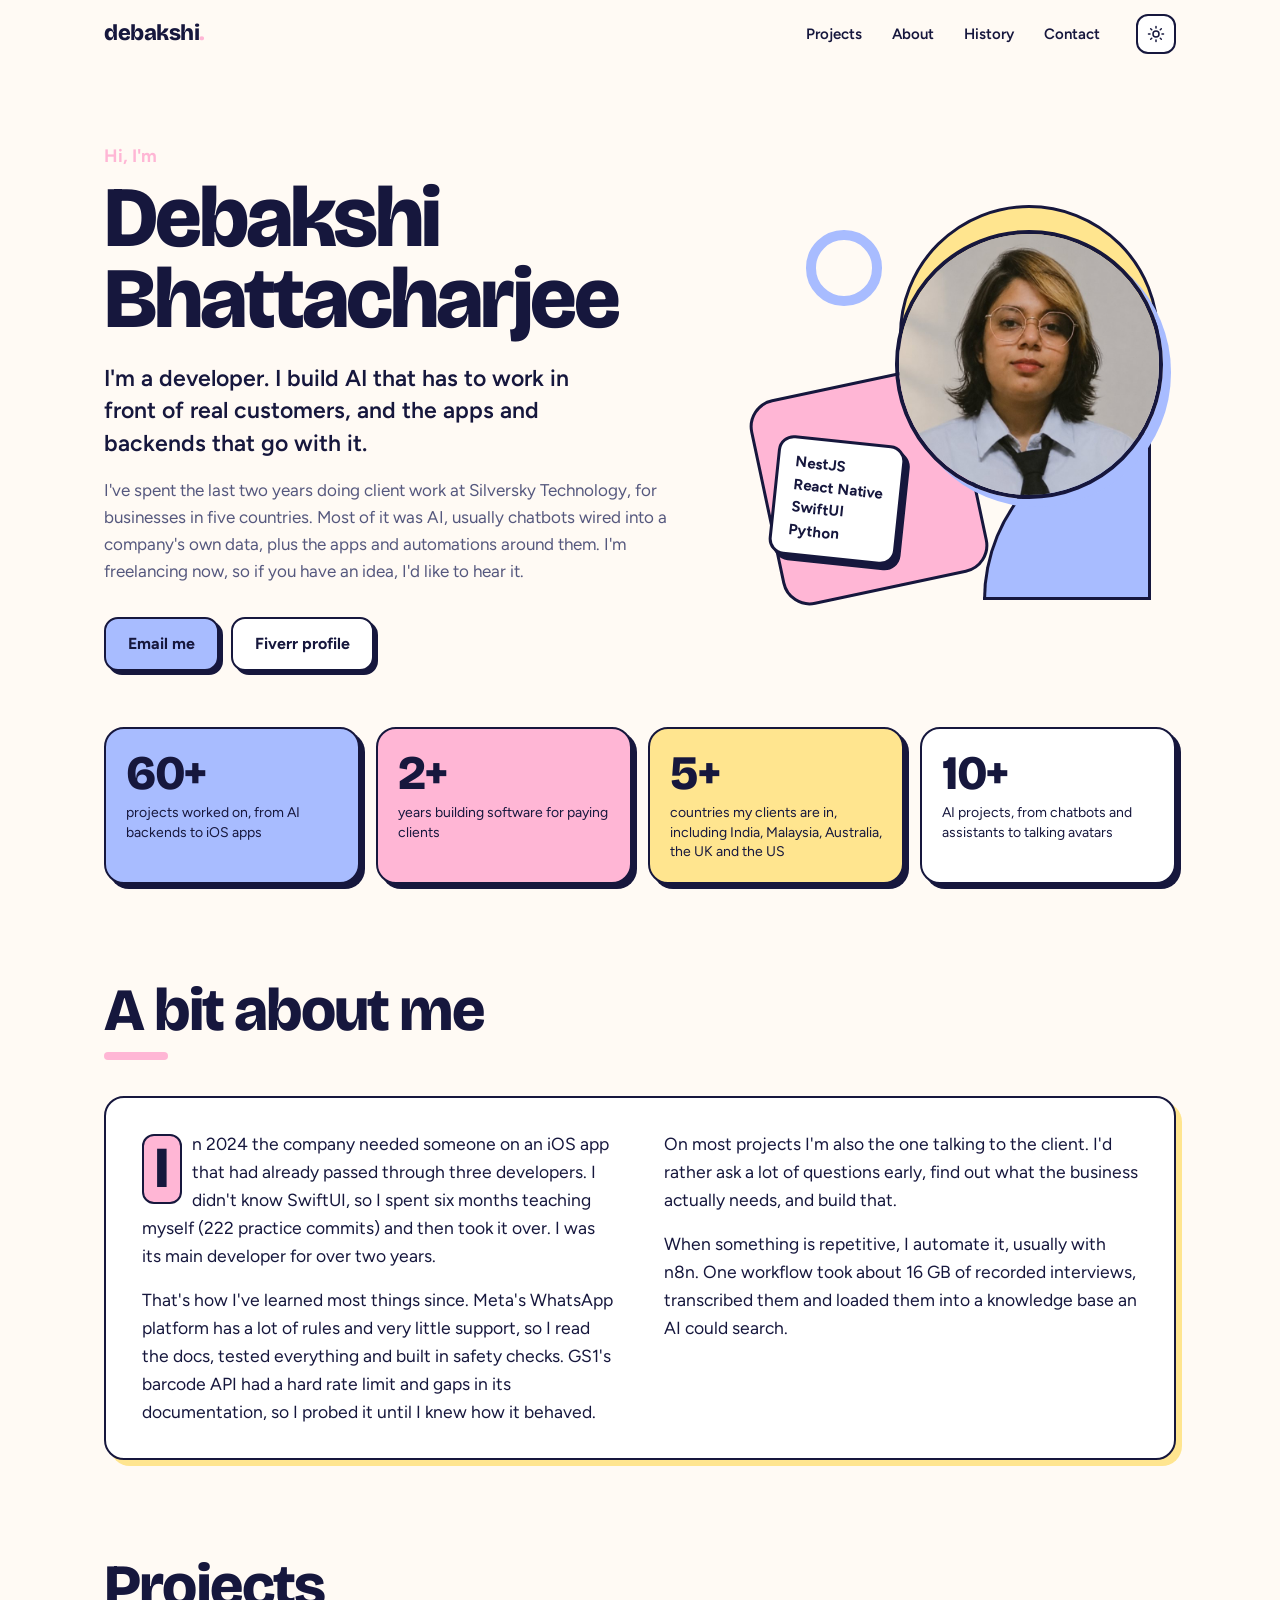
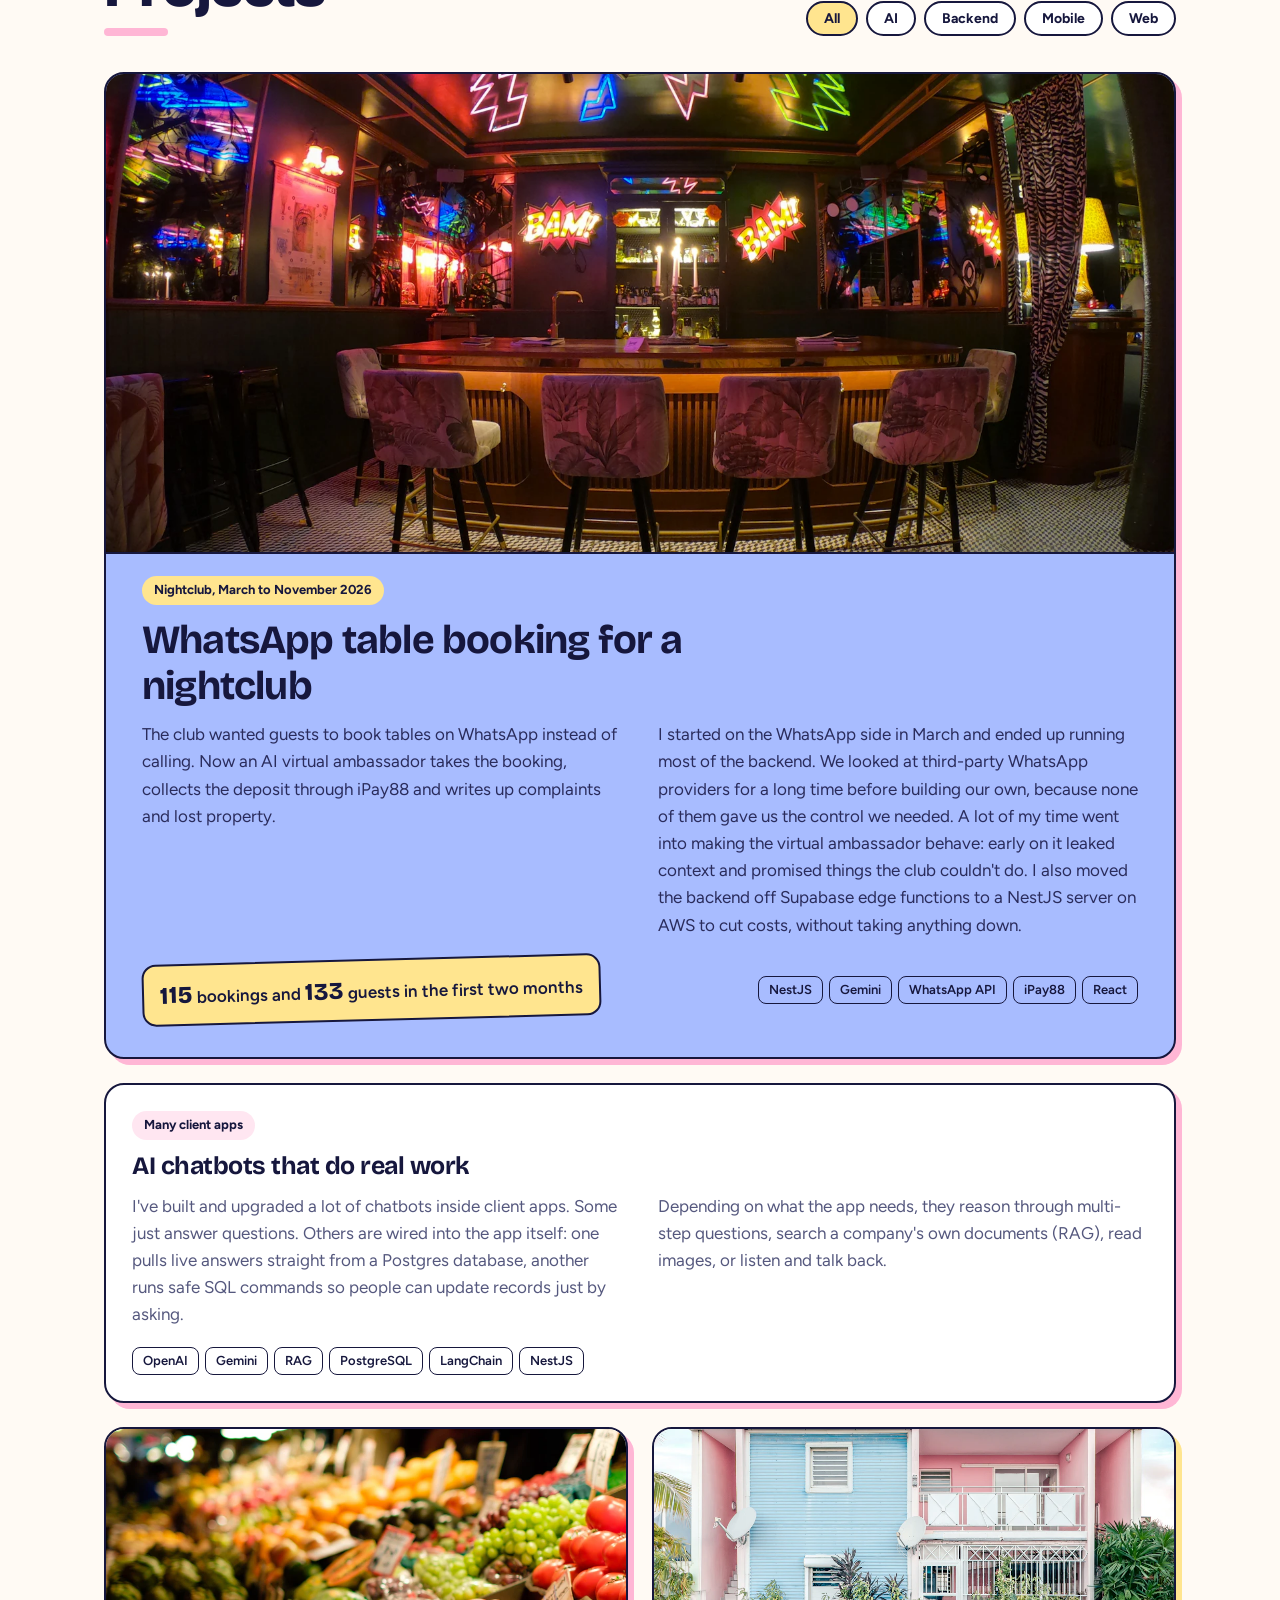
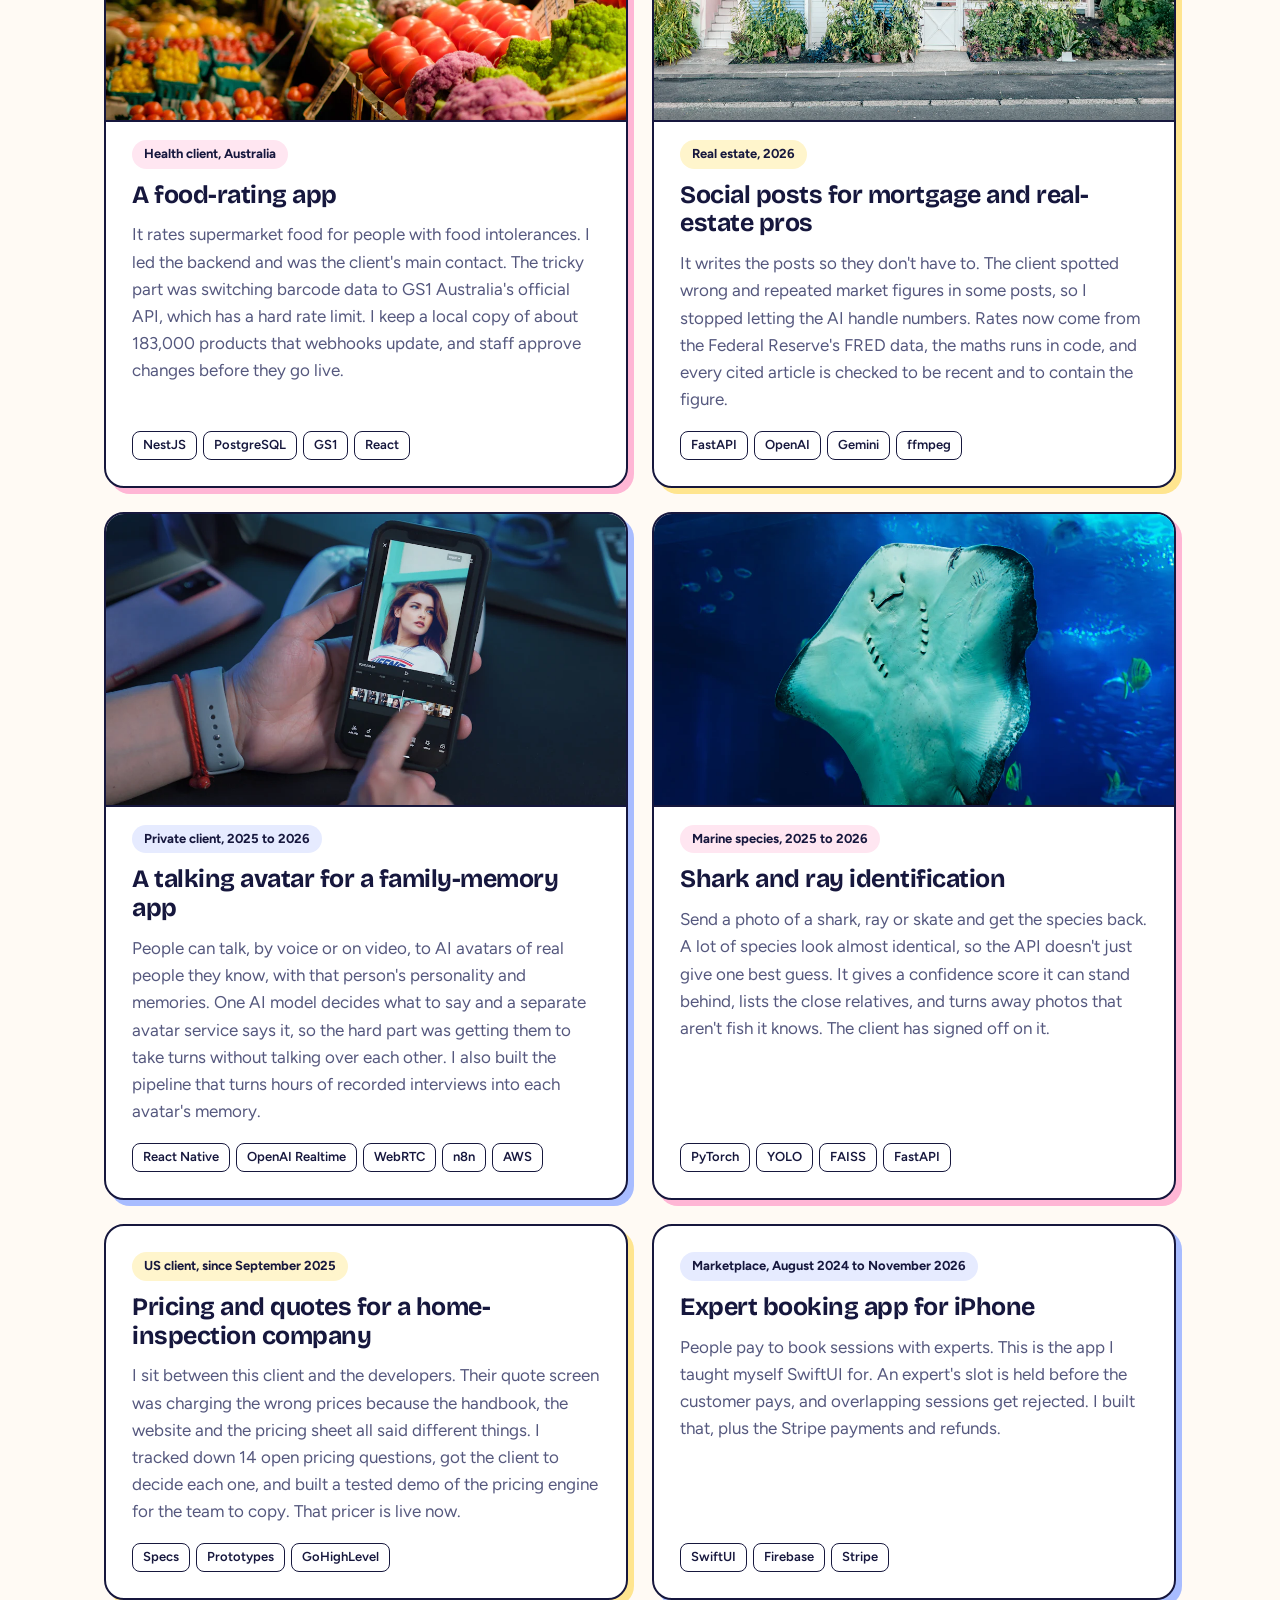
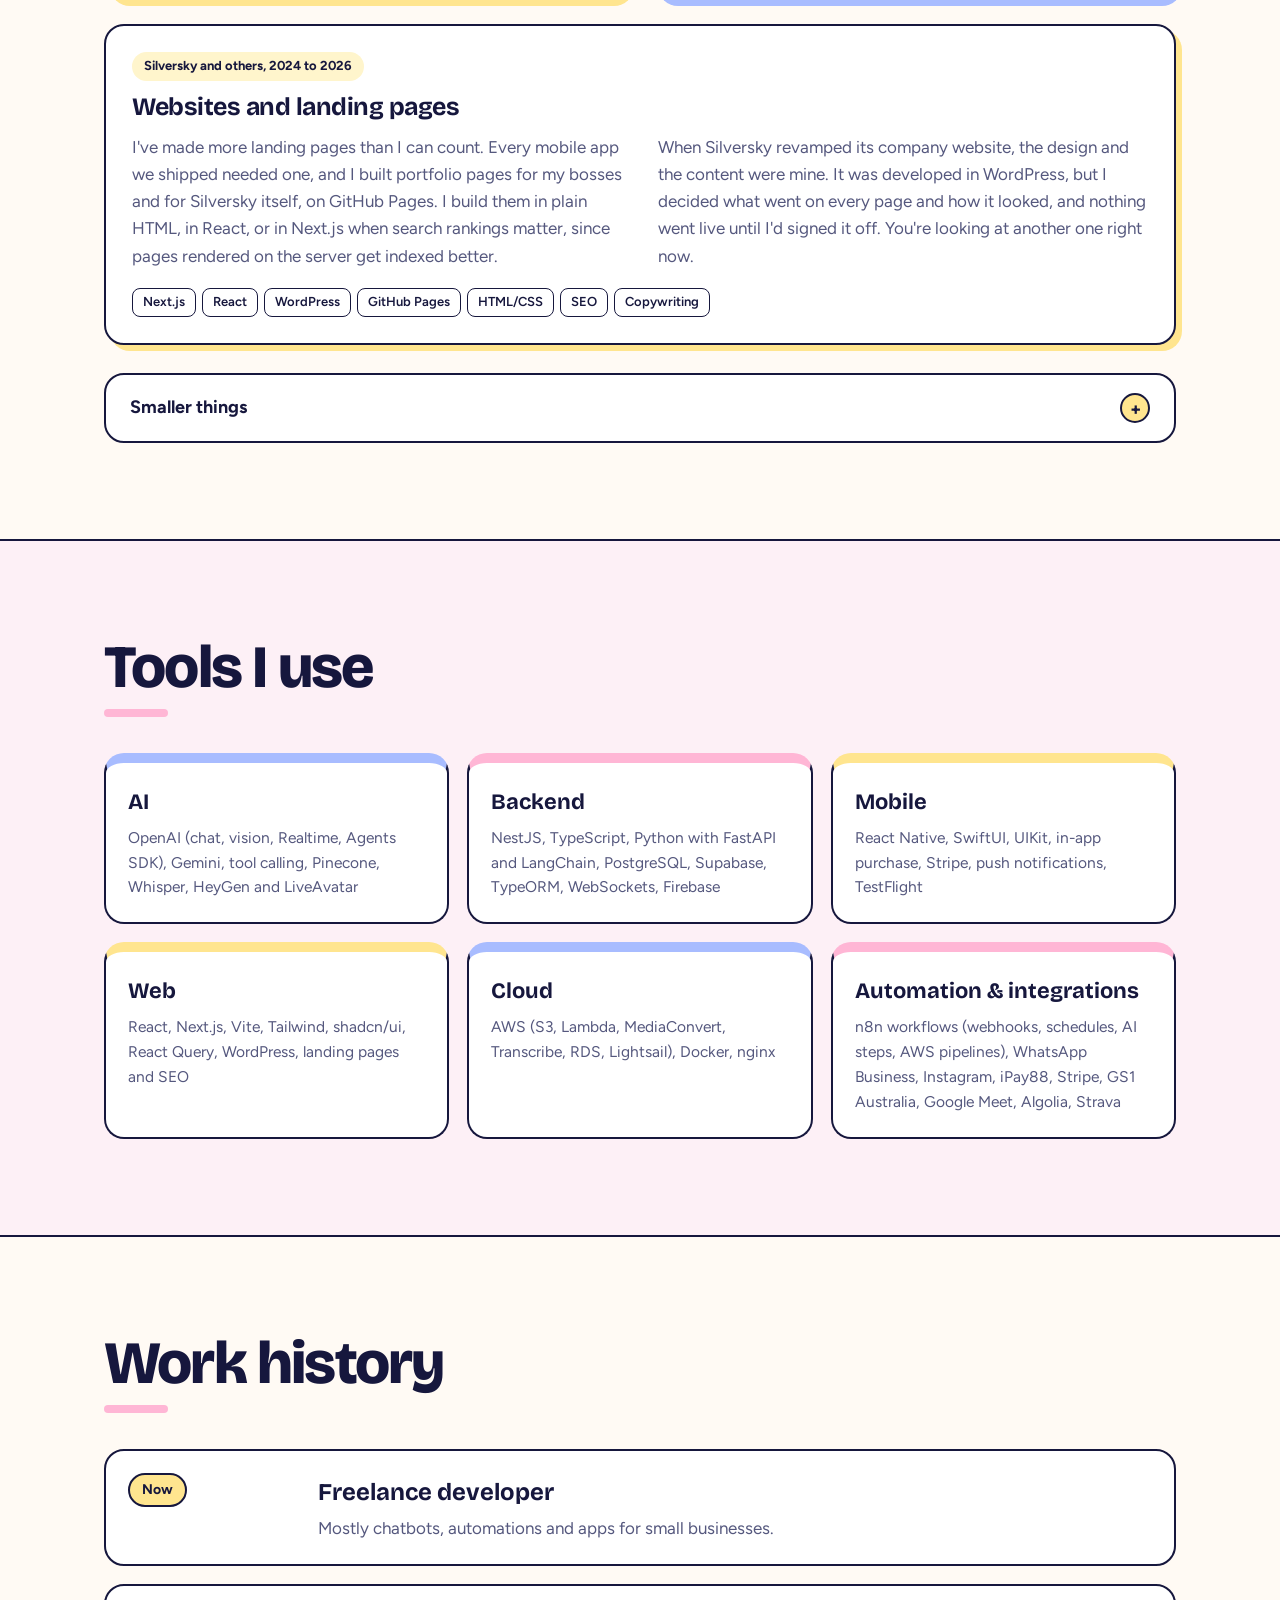
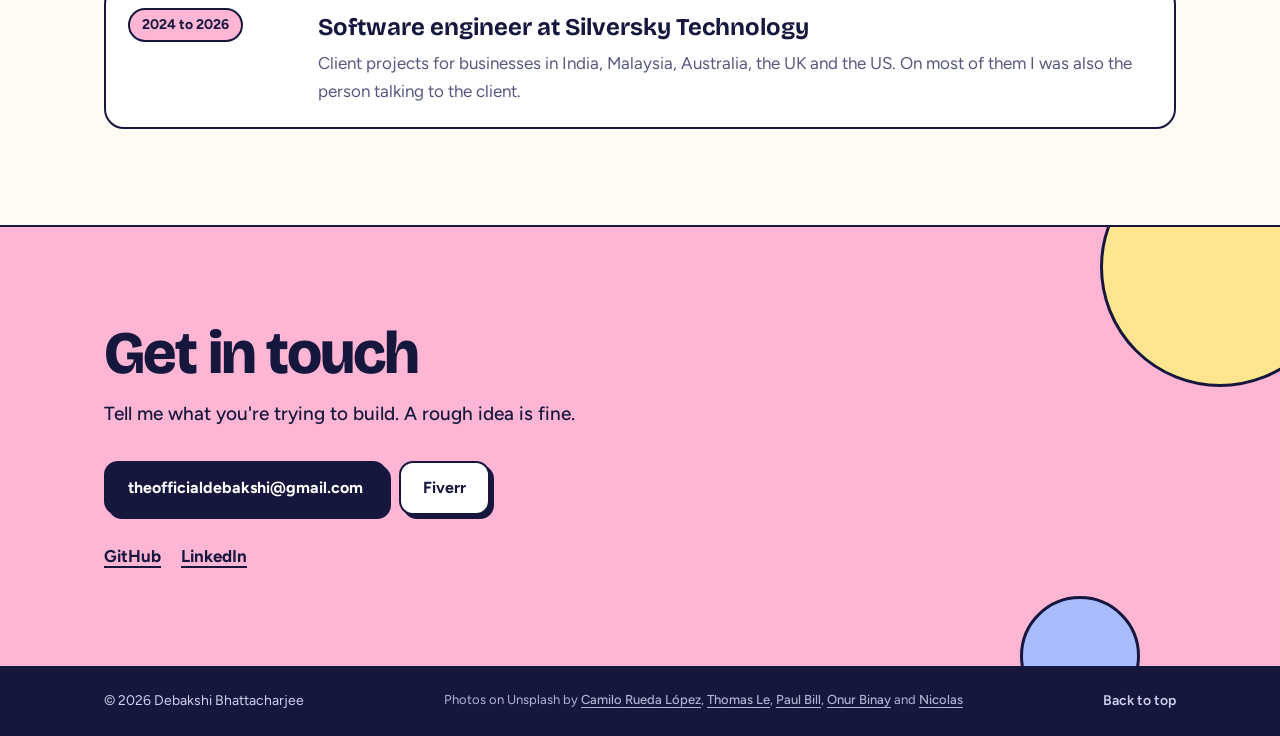
<file: index.html>
<!doctype html>
<html lang="en">
<head>
  <meta charset="utf-8">
  <meta name="viewport" content="width=device-width, initial-scale=1">
  <title>Debakshi Bhattacharjee | AI Chatbot, n8n &amp; Full-Stack Developer</title>
  <meta name="description" content="Freelance developer building AI chatbots, WhatsApp booking bots, n8n automations, landing pages, backends and mobile apps. 60+ projects for clients in 5+ countries.">
  <meta name="author" content="Debakshi Bhattacharjee">
  <meta name="robots" content="index, follow">
  <link rel="canonical" href="https://debab1ee.github.io/">

  <meta property="og:type" content="profile">
  <meta property="og:site_name" content="Debakshi Bhattacharjee">
  <meta property="og:url" content="https://debab1ee.github.io/">
  <meta property="og:title" content="Debakshi Bhattacharjee | AI Chatbot, n8n &amp; Full-Stack Developer">
  <meta property="og:description" content="I build AI that works in front of real customers: WhatsApp booking bots, AI assistants, n8n automations, and the apps and backends around them.">
  <meta property="og:image" content="https://debab1ee.github.io/og-image.png">
  <meta property="og:image:width" content="1200">
  <meta property="og:image:height" content="630">
  <meta property="og:image:alt" content="Debakshi Bhattacharjee, AI chatbot and full-stack developer">
  <meta property="og:locale" content="en_US">
  <meta property="profile:first_name" content="Debakshi">
  <meta property="profile:last_name" content="Bhattacharjee">
  <meta name="twitter:card" content="summary_large_image">
  <meta name="twitter:title" content="Debakshi Bhattacharjee | AI Chatbot, n8n &amp; Full-Stack Developer">
  <meta name="twitter:description" content="WhatsApp booking bots, AI assistants, n8n automations, and the apps and backends around them.">
  <meta name="twitter:image" content="https://debab1ee.github.io/og-image.png">

  <script type="application/ld+json">
  {
    "@context": "https://schema.org",
    "@type": "ProfilePage",
    "url": "https://debab1ee.github.io/",
    "mainEntity": {
      "@type": "Person",
      "name": "Debakshi Bhattacharjee",
      "url": "https://debab1ee.github.io/",
      "image": "https://debab1ee.github.io/images/me.jpg",
      "jobTitle": "AI Chatbot and Full-Stack Developer",
      "email": "mailto:theofficialdebakshi@gmail.com",
      "sameAs": [
        "https://github.com/debab1ee",
        "https://www.linkedin.com/in/debakshibhattacharjee/",
        "https://www.fiverr.com/sellers/debakshib13"
      ],
      "knowsAbout": [
        "AI chatbots", "WhatsApp Business API", "n8n automation", "OpenAI", "Gemini",
        "NestJS", "Python", "FastAPI", "React", "React Native", "SwiftUI", "AWS", "Google Workspace"
      ]
    }
  }
  </script>
  <meta name="theme-color" content="#fffaf4" media="(prefers-color-scheme: light)">
  <meta name="theme-color" content="#10122b" media="(prefers-color-scheme: dark)">
  <link rel="icon" href="favicon.svg" type="image/svg+xml">
  <link rel="icon" href="favicon-32.png" type="image/png" sizes="32x32">
  <link rel="apple-touch-icon" href="apple-touch-icon.png">
  <link rel="preconnect" href="https://fonts.googleapis.com">
  <link rel="preconnect" href="https://fonts.gstatic.com" crossorigin>
  <link href="https://fonts.googleapis.com/css2?family=Bricolage+Grotesque:opsz,wght@12..96,500..800&family=Figtree:wght@400;500;600;700&display=swap" rel="stylesheet">
  <link rel="stylesheet" href="style.css?v=20261120">
  <script>
    try { const t = localStorage.getItem('theme'); if (t) document.documentElement.dataset.theme = t; } catch (e) {}
  </script>
</head>
<body>
  <a class="skip" href="#main">Skip to content</a>

  <header class="nav">
    <div class="wrap nav-inner">
      <a class="brand" href="#top">debakshi</a>
      <nav aria-label="Primary">
        <ul class="nav-links">
          <li><a href="#projects">Projects</a></li>
          <li><a href="#about">About</a></li>
          <li><a href="#history">History</a></li>
          <li><a href="#contact">Contact</a></li>
        </ul>
      </nav>
      <button class="theme-toggle" type="button" aria-label="Switch light or dark mode">
        <svg class="i-sun" viewBox="0 0 24 24" aria-hidden="true"><circle cx="12" cy="12" r="4"/><path d="M12 2v2M12 20v2M4.9 4.9l1.4 1.4M17.7 17.7l1.4 1.4M2 12h2M20 12h2M4.9 19.1l1.4-1.4M17.7 6.3l1.4-1.4"/></svg>
        <svg class="i-moon" viewBox="0 0 24 24" aria-hidden="true"><path d="M20 14.5A8 8 0 1 1 9.5 4a6.5 6.5 0 0 0 10.5 10.5z"/></svg>
      </button>
    </div>
  </header>

  <main id="main">
    <section class="hero wrap" id="top">
      <div class="hero-text">
        <p class="hello">Hi, I'm</p>
        <h1>Debakshi Bhattacharjee</h1>
        <p class="role">
          I'm a developer. I build AI that has to work in front of real customers,
          and the apps and backends that go with it.
        </p>
        <p class="intro">
          I've spent the last two years doing client work at Silversky Technology, for businesses in
          five countries. Most of it was AI, usually chatbots wired into a company's own data, plus the
          apps and automations around them. I'm freelancing now, so if you have an idea, I'd like to hear it.
        </p>
        <div class="cta-row">
          <a class="btn btn-blue" href="mailto:theofficialdebakshi@gmail.com">Email me</a>
          <a class="btn btn-outline" href="https://www.fiverr.com/sellers/debakshib13" target="_blank" rel="noopener">Fiverr profile</a>
        </div>
      </div>

      <div class="hero-art">
        <span class="shape s-yellow" aria-hidden="true"></span>
        <span class="shape s-pink" aria-hidden="true"></span>
        <span class="shape s-blue" aria-hidden="true"></span>
        <span class="shape s-ring" aria-hidden="true"></span>
        <img class="me" src="images/me.jpg" width="640" height="640" alt="Debakshi Bhattacharjee" onerror="this.remove()">
        <span class="sticker" aria-hidden="true">NestJS<br>React Native<br>SwiftUI<br>Python</span>
      </div>
    </section>

    <section class="wrap" aria-label="At a glance">
      <ul class="stats">
        <li class="stat c-blue"><strong>60+</strong><span>projects worked on, from AI backends to iOS apps</span></li>
        <li class="stat c-pink"><strong>2+</strong><span>years building software for paying clients</span></li>
        <li class="stat c-yellow"><strong>5+</strong><span>countries my clients are in, including India, Malaysia, Australia, the UK and the US</span></li>
        <li class="stat c-white"><strong>10+</strong><span>AI projects, from chatbots and assistants to talking avatars</span></li>
      </ul>
    </section>

    <section class="section about" id="about" aria-labelledby="about-title">
      <div class="wrap">
        <div class="section-head"><h2 id="about-title">A bit about me</h2></div>
        <div class="about-card">
          <p>
            In 2024 the company needed someone on an iOS app that had already passed through three
            developers. I didn't know SwiftUI, so I spent six months teaching myself (222 practice
            commits) and then took it over. I was its main developer for over two years.
          </p>
          <p>
            That's how I've learned most things since. Meta's WhatsApp platform has a lot of rules and
            very little support, so I read the docs, tested everything and built in safety checks.
            GS1's barcode API had a hard rate limit and gaps in its documentation, so I probed it until
            I knew how it behaved.
          </p>
          <p>
            On most projects I'm also the one talking to the client. I'd rather ask a lot of questions
            early, find out what the business actually needs, and build that.
          </p>
          <p>
            When something is repetitive, I automate it, usually with n8n. One workflow took about 16 GB
            of recorded interviews, transcribed them and loaded them into a knowledge base an AI could search.
          </p>
        </div>
      </div>
    </section>

    <section class="section" id="projects" aria-labelledby="projects-title">
      <div class="wrap">
        <div class="section-head">
          <h2 id="projects-title">Projects</h2>
          <div class="filters" role="group" aria-label="Filter projects">
            <button type="button" class="chip is-active" data-filter="all" aria-pressed="true">All</button>
            <button type="button" class="chip" data-filter="ai" aria-pressed="false">AI</button>
            <button type="button" class="chip" data-filter="backend" aria-pressed="false">Backend</button>
            <button type="button" class="chip" data-filter="mobile" aria-pressed="false">Mobile</button>
            <button type="button" class="chip" data-filter="web" aria-pressed="false">Web</button>
          </div>
        </div>

        <div class="cases">
          <article class="case case-feature" data-tags="ai backend web">
            <img class="case-img" src="images/nightclub-bar.webp" width="1600" height="720" loading="lazy" alt="A bar lit with pink, blue and yellow neon lightning bolts">
            <p class="case-meta">Nightclub, March to November 2026</p>
            <h3>WhatsApp table booking for a nightclub</h3>
            <div class="case-body">
              <p>
                The club wanted guests to book tables on WhatsApp instead of calling. Now an AI virtual
                ambassador takes the booking, collects the deposit through iPay88 and writes up complaints and
                lost property.
              </p>
              <p>
                I started on the WhatsApp side in March and ended up running most of the backend. We looked
                at third-party WhatsApp providers for a long time before building our own, because none of
                them gave us the control we needed. A lot of my time went into making the virtual ambassador
                behave: early on it leaked context and promised things the club couldn't do. I also moved the
                backend off Supabase edge functions to a NestJS server on AWS to cut costs, without taking
                anything down.
              </p>
            </div>
            <div class="case-foot">
              <p class="outcome"><b>115</b> bookings and <b>133</b> guests in the first two months</p>
              <ul class="tags"><li>NestJS</li><li>Gemini</li><li>WhatsApp API</li><li>iPay88</li><li>React</li></ul>
            </div>
          </article>

          <article class="case case-wide c-pink" data-tags="ai backend">
            <p class="case-meta">Many client apps</p>
            <h3>AI chatbots that do real work</h3>
            <div class="case-body">
              <p>
                I've built and upgraded a lot of chatbots inside client apps. Some just answer questions.
                Others are wired into the app itself: one pulls live answers straight from a Postgres database,
                another runs safe SQL commands so people can update records just by asking.
              </p>
              <p>
                Depending on what the app needs, they reason through multi-step questions, search a company's
                own documents (RAG), read images, or listen and talk back.
              </p>
            </div>
            <ul class="tags"><li>OpenAI</li><li>Gemini</li><li>RAG</li><li>PostgreSQL</li><li>LangChain</li><li>NestJS</li></ul>
          </article>

          <article class="case c-pink" data-tags="backend web">
            <img class="case-img" src="images/produce.webp" width="1000" height="560" loading="lazy" alt="Fresh fruit and vegetables stacked in a supermarket aisle">
            <p class="case-meta">Health client, Australia</p>
            <h3>A food-rating app</h3>
            <p class="case-summary">
              It rates supermarket food for people with food intolerances. I led the backend and was the client's main contact. The tricky part was
              switching barcode data to GS1 Australia's official API, which has a hard rate limit. I keep a
              local copy of about 183,000 products that webhooks update, and staff approve changes before
              they go live.
            </p>
            <ul class="tags"><li>NestJS</li><li>PostgreSQL</li><li>GS1</li><li>React</li></ul>
          </article>

          <article class="case c-yellow" data-tags="ai backend">
            <img class="case-img" src="images/house.webp" width="1000" height="560" loading="lazy" alt="A pink and blue two-storey house">
            <p class="case-meta">Real estate, 2026</p>
            <h3>Social posts for mortgage and real-estate pros</h3>
            <p class="case-summary">
              It writes the posts so they don't have to. The client spotted wrong
              and repeated market figures in some posts, so I stopped letting the AI handle numbers. Rates
              now come from the Federal Reserve's FRED data, the maths runs in code, and every cited article
              is checked to be recent and to contain the figure.
            </p>
            <ul class="tags"><li>FastAPI</li><li>OpenAI</li><li>Gemini</li><li>ffmpeg</li></ul>
          </article>

          <article class="case c-blue" data-tags="ai mobile backend">
            <img class="case-img" src="images/avatar-phone.webp" width="1000" height="560" loading="lazy" alt="A hand holding a phone with a woman's face filling the screen">
            <p class="case-meta">Private client, 2025 to 2026</p>
            <h3>A talking avatar for a family-memory app</h3>
            <p class="case-summary">
              People can talk, by voice or on video, to AI avatars of real people they know, with that
              person's personality and memories. One AI model decides what to say and a separate avatar
              service says it, so the hard part was getting them to take turns without talking over each
              other. I also built the pipeline that turns hours of recorded interviews into each avatar's memory.
            </p>
            <ul class="tags"><li>React Native</li><li>OpenAI Realtime</li><li>WebRTC</li><li>n8n</li><li>AWS</li></ul>
          </article>

          <article class="case c-pink" data-tags="ai backend">
            <img class="case-img" src="images/fish-ray.webp" width="1000" height="560" loading="lazy" alt="An eagle ray gliding through deep blue water">
            <p class="case-meta">Marine species, 2025 to 2026</p>
            <h3>Shark and ray identification</h3>
            <p class="case-summary">
              Send a photo of a shark, ray or skate and get the species back. A lot of species look almost
              identical, so the API doesn't just give one best guess. It gives a confidence score it can
              stand behind, lists the close relatives, and turns away photos that aren't fish it knows.
              The client has signed off on it.
            </p>
            <ul class="tags"><li>PyTorch</li><li>YOLO</li><li>FAISS</li><li>FastAPI</li></ul>
          </article>

          <article class="case c-yellow" data-tags="web">
            <p class="case-meta">US client, since September 2025</p>
            <h3>Pricing and quotes for a home-inspection company</h3>
            <p class="case-summary">
              I sit between this client and the developers. Their quote screen was charging the wrong prices
              because the handbook, the website and the pricing sheet all said different things. I tracked
              down 14 open pricing questions, got the client to decide each one, and built a tested demo of
              the pricing engine for the team to copy. That pricer is live now.
            </p>
            <ul class="tags"><li>Specs</li><li>Prototypes</li><li>GoHighLevel</li></ul>
          </article>

          <article class="case c-blue" data-tags="mobile">
            <p class="case-meta">Marketplace, August 2024 to November 2026</p>
            <h3>Expert booking app for iPhone</h3>
            <p class="case-summary">
              People pay to book sessions with experts. This is the app I taught myself SwiftUI for. An
              expert's slot is held before the customer pays, and overlapping sessions get rejected. I
              built that, plus the Stripe payments and refunds.
            </p>
            <ul class="tags"><li>SwiftUI</li><li>Firebase</li><li>Stripe</li></ul>
          </article>

          <article class="case case-wide c-yellow" data-tags="web">
            <p class="case-meta">Silversky and others, 2024 to 2026</p>
            <h3>Websites and landing pages</h3>
            <div class="case-body">
              <p>
                I've made more landing pages than I can count. Every mobile app we shipped needed one, and
                I built portfolio pages for my bosses and for Silversky itself, on GitHub Pages. I build them in plain HTML, in React, or in Next.js when search rankings matter, since pages rendered on the server get indexed better.
              </p>
              <p>
                When Silversky revamped its company website, the design and the content were mine. It was
                developed in WordPress, but I decided what went on every page and how it looked, and nothing
                went live until I'd signed it off. You're looking at another one right now.
              </p>
            </div>
            <ul class="tags"><li>Next.js</li><li>React</li><li>WordPress</li><li>GitHub Pages</li><li>HTML/CSS</li><li>SEO</li><li>Copywriting</li></ul>
          </article>

        </div>

        <details class="more">
          <summary>Smaller things</summary>
          <ul class="more-list">
            <li><b>An event app in two weeks.</b> It generates AI portraits of visitors and keeps working when the internet drops.</li>
            <li><b>A Google Workspace migration.</b> Moved a company's email, Drive files and accounts over to Google Workspace.</li>
            <li><b>A visitor check-in kiosk.</b> A tablet app I built on my own.</li>
            <li><b>A site photo log</b> that turns photos into PDF reports.</li>
            <li><b>Keeping live apps healthy:</b> Android upgrades, iOS releases, iPad support.</li>
            <li><b>A reel-making workflow</b> in Claude Code, so the marketing team can cut videos without an editor.</li>
            <li><b>Side experiments:</b> snore detection on a phone, and logging in with WhatsApp.</li>
          </ul>
        </details>
      </div>
    </section>

    <section class="section section-tint" id="tools" aria-labelledby="tools-title">
      <div class="wrap">
        <div class="section-head"><h2 id="tools-title">Tools I use</h2></div>
        <div class="skills">
          <div class="skill c-blue"><h3>AI</h3><p>OpenAI (chat, vision, Realtime, Agents SDK), Gemini, tool calling, Pinecone, Whisper, HeyGen and LiveAvatar</p></div>
          <div class="skill c-pink"><h3>Backend</h3><p>NestJS, TypeScript, Python with FastAPI and LangChain, PostgreSQL, Supabase, TypeORM, WebSockets, Firebase</p></div>
          <div class="skill c-yellow"><h3>Mobile</h3><p>React Native, SwiftUI, UIKit, in-app purchase, Stripe, push notifications, TestFlight</p></div>
          <div class="skill c-yellow"><h3>Web</h3><p>React, Next.js, Vite, Tailwind, shadcn/ui, React Query, WordPress, landing pages and SEO</p></div>
          <div class="skill c-blue"><h3>Cloud</h3><p>AWS (S3, Lambda, MediaConvert, Transcribe, RDS, Lightsail), Docker, nginx</p></div>
          <div class="skill c-pink"><h3>Automation &amp; integrations</h3><p>n8n workflows (webhooks, schedules, AI steps, AWS pipelines), WhatsApp Business, Instagram, iPay88, Stripe, GS1 Australia, Google Meet, Algolia, Strava</p></div>
        </div>
      </div>
    </section>

    <section class="section" id="history" aria-labelledby="history-title">
      <div class="wrap">
        <div class="section-head"><h2 id="history-title">Work history</h2></div>
        <ol class="timeline">
          <li>
            <span class="tl-when">Now</span>
            <div>
              <h3>Freelance developer</h3>
              <p>Mostly chatbots, automations and apps for small businesses.</p>
            </div>
          </li>
          <li>
            <span class="tl-when">2024 to 2026</span>
            <div>
              <h3>Software engineer at Silversky Technology</h3>
              <p>Client projects for businesses in India, Malaysia, Australia, the UK and the US. On most of them I was also the person talking to the client.</p>
            </div>
          </li>
        </ol>
      </div>
    </section>

    <section class="contact" id="contact" aria-labelledby="contact-title">
      <div class="wrap contact-inner">
        <h2 id="contact-title">Get in touch</h2>
        <p>Tell me what you're trying to build. A rough idea is fine.</p>
        <div class="cta-row">
          <a class="btn btn-ink" href="mailto:theofficialdebakshi@gmail.com">theofficialdebakshi@gmail.com</a>
          <a class="btn btn-outline" href="https://www.fiverr.com/sellers/debakshib13" target="_blank" rel="noopener">Fiverr</a>
        </div>
        <ul class="socials">
          <li><a href="https://github.com/debab1ee" target="_blank" rel="noopener">GitHub</a></li>
          <li><a href="https://www.linkedin.com/in/debakshibhattacharjee/" target="_blank" rel="noopener">LinkedIn</a></li>
        </ul>
      </div>
    </section>
  </main>

  <footer class="footer">
    <div class="wrap footer-inner">
      <span>© <span id="year">2026</span> Debakshi Bhattacharjee</span>
      <span class="credits">Photos on Unsplash by
        <a href="https://unsplash.com/photos/VivdSIjrb4w" target="_blank" rel="noopener">Camilo Rueda López</a>,
        <a href="https://unsplash.com/photos/pRJhn4MbsMM" target="_blank" rel="noopener">Thomas Le</a>,
        <a href="https://unsplash.com/photos/w0xNq-jWl6k" target="_blank" rel="noopener">Paul Bill</a>,
        <a href="https://unsplash.com/photos/AK67v81mZaA" target="_blank" rel="noopener">Onur Binay</a> and
        <a href="https://unsplash.com/photos/vMMgHSGZUXA" target="_blank" rel="noopener">Nicolas</a></span>
      <a href="#top">Back to top</a>
    </div>
  </footer>

  <script src="script.js?v=20261120"></script>
</body>
</html>
</file>
<file: style.css>
/* ---------- Colours ---------- */
:root {
  --bg: #fffaf4;
  --bg-tint: #fdf0f6;
  --surface: #ffffff;
  --ink: #16173d;
  --muted: #55587e;
  --line: #16173d;
  --blue: #a8bcff;
  --blue-ink: #ffffff;
  --pink: #ffb6d5;
  --pink-soft: #ffe6f1;
  --yellow: #ffe58f;
  --yellow-soft: #fff5cc;
  --blue-soft: #e6ebff;
  --shadow: #16173d;

  --display: "Bricolage Grotesque", "Arial Black", system-ui, sans-serif;
  --body: "Figtree", system-ui, -apple-system, "Segoe UI", sans-serif;
  --radius: 20px;
  --wrap: 1120px;
  color-scheme: light;
}

@media (prefers-color-scheme: dark) {
  :root:not([data-theme="light"]) {
    --bg: #10122b;
    --bg-tint: #171a3d;
    --surface: #1b1e45;
    --ink: #f5f2ff;
    --muted: #b3b5d6;
    --line: #f5f2ff;
    --blue: #a9bbff;
    --pink: #ffb8d6;
    --pink-soft: #3d2147;
    --yellow: #ffe69a;
    --yellow-soft: #3a3420;
    --blue-soft: #232a66;
    --shadow: #000000;
    color-scheme: dark;
  }
}
:root[data-theme="dark"] {
  --bg: #10122b;
  --bg-tint: #171a3d;
  --surface: #1b1e45;
  --ink: #f5f2ff;
  --muted: #b3b5d6;
  --line: #f5f2ff;
  --blue: #a9bbff;
  --pink: #ffb8d6;
  --pink-soft: #3d2147;
  --yellow: #ffe69a;
  --yellow-soft: #3a3420;
  --blue-soft: #232a66;
  --shadow: #000000;
  color-scheme: dark;
}

/* ---------- Base ---------- */
*, *::before, *::after { box-sizing: border-box; }
html { scroll-behavior: smooth; scroll-padding-top: 84px; }
@media (prefers-reduced-motion: reduce) { html { scroll-behavior: auto; } }
body {
  margin: 0; background: var(--bg); color: var(--ink);
  font-family: var(--body); font-size: 17px; line-height: 1.6;
  -webkit-font-smoothing: antialiased; overflow-x: hidden;
}
a { color: inherit; }
h1, h2, h3, p { margin: 0; }
ul, ol { margin: 0; padding: 0; list-style: none; }
:focus-visible { outline: 3px solid #4a5bd4; outline-offset: 3px; border-radius: 6px; }

.wrap { width: 100%; max-width: var(--wrap); margin: 0 auto; padding: 0 24px; }
@media (max-width: 600px) { .wrap { padding: 0 16px; } }

.skip { position: absolute; left: -9999px; }
.skip:focus { left: 16px; top: 16px; z-index: 100; background: var(--ink); color: var(--bg); padding: 8px 12px; border-radius: 8px; }

/* ---------- Nav ---------- */
.nav {
  position: sticky; top: 0; z-index: 50;
  background: color-mix(in srgb, var(--bg) 88%, transparent);
  backdrop-filter: blur(10px); -webkit-backdrop-filter: blur(10px);
  border-bottom: 2px solid transparent; transition: border-color .2s;
}
.nav.is-scrolled { border-bottom-color: var(--line); }
.nav-inner { display: flex; align-items: center; gap: 24px; height: 68px; }
.brand {
  font-family: var(--display); font-weight: 800; font-size: 22px; text-decoration: none;
  letter-spacing: -0.02em;
}
.brand::after { content: "."; color: var(--pink); }
.nav nav { margin-left: auto; }
.nav-links { display: flex; gap: 6px; }
.nav-links a {
  display: block; padding: 6px 12px; border-radius: 999px; text-decoration: none;
  font-weight: 600; font-size: 15px; transition: background .15s;
}
.nav-links a:hover { background: var(--yellow); color: #16173d; }
.theme-toggle {
  width: 40px; height: 40px; border-radius: 12px; border: 2px solid var(--line);
  background: var(--surface); color: var(--ink); cursor: pointer; display: grid; place-items: center;
}
.theme-toggle svg { width: 18px; height: 18px; fill: none; stroke: currentColor; stroke-width: 2; stroke-linecap: round; }
.i-moon { display: none; }
:root[data-theme="dark"] .i-sun { display: none; }
:root[data-theme="dark"] .i-moon { display: block; }
@media (prefers-color-scheme: dark) {
  :root:not([data-theme="light"]) .i-sun { display: none; }
  :root:not([data-theme="light"]) .i-moon { display: block; }
}
@media (max-width: 640px) {
  .nav-links li:nth-child(2), .nav-links li:nth-child(3) { display: none; }
}

/* ---------- Buttons ---------- */
.cta-row { display: flex; flex-wrap: wrap; gap: 12px; margin-top: 32px; }
.btn {
  display: inline-flex; align-items: center; padding: 12px 22px; border-radius: 14px;
  border: 2px solid var(--line); text-decoration: none; font-weight: 700; font-size: 16px;
  box-shadow: 4px 4px 0 var(--shadow); transition: transform .12s, box-shadow .12s;
  max-width: 100%; overflow-wrap: anywhere;
}
.btn:hover { transform: translate(-2px, -2px); box-shadow: 6px 6px 0 var(--shadow); }
.btn:active { transform: translate(2px, 2px); box-shadow: 1px 1px 0 var(--shadow); }
.btn-blue { background: var(--blue); color: #16173d; }
.btn-outline { background: var(--surface); color: var(--ink); }
.btn-ink { background: #16173d; color: #fff; border-color: #16173d; }

/* ---------- Hero ---------- */
.hero {
  display: grid; grid-template-columns: 1.35fr 1fr; gap: 40px; align-items: center;
  padding-top: 72px; padding-bottom: 56px;
}
.hello { font-weight: 700; font-size: 18px; color: var(--pink); margin-bottom: 6px; }
.hero h1 {
  font-family: var(--display); font-weight: 800; letter-spacing: -0.035em;
  font-size: clamp(44px, 7vw, 86px); line-height: 0.95;
}
.role { margin-top: 22px; font-size: clamp(19px, 2vw, 23px); font-weight: 600; line-height: 1.4; max-width: 34ch; }
.intro { margin-top: 18px; color: var(--muted); max-width: 58ch; }

.hero-art { position: relative; aspect-ratio: 1; max-width: 420px; width: 100%; justify-self: end; }
.shape { position: absolute; border: 3px solid var(--line); }
.s-yellow { width: 62%; aspect-ratio: 1; border-radius: 50%; background: var(--yellow); top: 2%; right: 4%; }
.s-pink { width: 50%; aspect-ratio: 1; border-radius: 28px; background: var(--pink); bottom: 6%; left: 2%; transform: rotate(-12deg); }
.s-blue { width: 40%; aspect-ratio: 1; border-radius: 100% 0 0 0; background: var(--blue); bottom: 4%; right: 6%; }
.s-ring { width: 18%; aspect-ratio: 1; border-radius: 50%; border-width: 10px; border-color: var(--blue); top: 8%; left: 12%; }
.me {
  position: absolute; z-index: 1; width: 64%; height: auto; aspect-ratio: 1; object-fit: cover;
  top: 8%; right: 3%; border-radius: 50%; border: 4px solid var(--line);
  box-shadow: 8px 8px 0 var(--blue);
}
.me ~ .sticker { left: 4%; top: 58%; z-index: 2; }
.sticker {
  position: absolute; left: 30%; top: 40%; transform: rotate(6deg);
  background: var(--surface); border: 3px solid var(--line); border-radius: 16px;
  padding: 12px 16px; font-weight: 700; font-size: 15px; line-height: 1.5;
  box-shadow: 5px 5px 0 var(--shadow);
}
@media (max-width: 860px) {
  .hero { grid-template-columns: 1fr; padding-top: 40px; }
  .hero-art { max-width: 280px; justify-self: start; order: -1; }
  .sticker { font-size: 13px; }
}
@media (max-width: 480px) { .hero-art { max-width: 220px; } }

/* ---------- Stats ---------- */
.stats { display: grid; grid-template-columns: repeat(4, 1fr); gap: 16px; }
.stat {
  border: 2px solid var(--line); border-radius: var(--radius); padding: 20px;
  box-shadow: 5px 5px 0 var(--shadow); display: flex; flex-direction: column; gap: 6px;
}
.stat strong { font-family: var(--display); font-weight: 800; font-size: 48px; line-height: 1; letter-spacing: -0.03em; }
.stat span { font-size: 14px; line-height: 1.4; }
.stat.c-blue { background: var(--blue); color: #16173d; }
.stat.c-pink { background: var(--pink); color: #16173d; }
.stat.c-yellow { background: var(--yellow); color: #16173d; }
.stat.c-white { background: var(--surface); }
@media (max-width: 860px) { .stats { grid-template-columns: 1fr 1fr; } }
@media (max-width: 420px) { .stat strong { font-size: 38px; } .stat { padding: 16px; } }

/* ---------- Sections ---------- */
.section { padding: 96px 0; }
.section-tint { background: var(--bg-tint); border-top: 2px solid var(--line); border-bottom: 2px solid var(--line); }
.section-head { display: flex; flex-wrap: wrap; align-items: end; justify-content: space-between; gap: 16px 24px; margin-bottom: 36px; }
.section h2, .contact h2 {
  font-family: var(--display); font-weight: 800; letter-spacing: -0.03em;
  font-size: clamp(38px, 5vw, 60px); line-height: 1;
}
.section h2::after { content: ""; display: block; width: 64px; height: 8px; border-radius: 8px; background: var(--pink); margin-top: 12px; }

.filters { display: flex; flex-wrap: wrap; gap: 8px; }
.chip {
  font: 700 14px var(--body); padding: 7px 16px; border-radius: 999px; cursor: pointer;
  border: 2px solid var(--line); background: var(--surface); color: var(--ink); transition: background .15s;
}
.chip:hover { background: var(--yellow-soft); }
.chip.is-active { background: var(--yellow); color: #16173d; }

/* ---------- About ---------- */
.about { padding-bottom: 0; }
.about-card {
  background: var(--surface); border: 2px solid var(--line); border-radius: var(--radius);
  box-shadow: 6px 6px 0 var(--yellow); padding: 32px 36px;
  columns: 2; column-gap: 48px; font-size: 17.5px;
}
.about-card p { break-inside: avoid; margin-bottom: 16px; }
.about-card p:first-child::first-letter {
  float: left; font-family: var(--display); font-weight: 800; font-size: 58px; line-height: .9;
  margin: 4px 10px 0 0; color: #16173d; background: var(--pink); border: 2px solid var(--line);
  border-radius: 12px; padding: 6px 10px 8px;
}
@media (max-width: 860px) { .about-card { columns: 1; padding: 22px; } }

.case-body { display: grid; grid-template-columns: 1fr 1fr; gap: 12px 36px; max-width: none; }
.case-feature .case-body p { color: #2a2c5c; font-size: 17px; }
@media (max-width: 860px) { .case-body { grid-template-columns: 1fr; } }

/* ---------- Project cards ---------- */
.cases { display: grid; grid-template-columns: repeat(2, 1fr); gap: 24px; }
.case {
  --accent: var(--blue); --soft: var(--blue-soft);
  background: var(--surface); border: 2px solid var(--line); border-radius: var(--radius);
  padding: 26px; display: flex; flex-direction: column; gap: 12px;
  box-shadow: 6px 6px 0 var(--accent); transition: transform .15s, box-shadow .15s;
}
.case:hover { transform: translate(-2px, -2px); box-shadow: 8px 8px 0 var(--accent); }
.case[hidden] { display: none; }
.case.c-pink { --accent: var(--pink); --soft: var(--pink-soft); }
.case.c-yellow { --accent: var(--yellow); --soft: var(--yellow-soft); }
.case-img {
  display: block; width: calc(100% + 52px); max-width: none; height: auto; aspect-ratio: 16 / 9; object-fit: cover;
  margin: -26px -26px 6px; border-radius: 18px 18px 0 0; border-bottom: 2px solid var(--line);
}
.case-feature .case-img { width: calc(100% + 72px); margin: -36px -36px 10px; aspect-ratio: 20 / 9; }
@media (max-width: 860px) {
  .case-img, .case-feature .case-img { width: calc(100% + 44px); margin: -22px -22px 6px; aspect-ratio: 16 / 9; }
}
.case-meta {
  align-self: flex-start; font-size: 13px; font-weight: 700; padding: 4px 12px;
  border-radius: 999px; background: var(--soft);
}
.case h3 { font-family: var(--display); font-weight: 700; font-size: 25px; line-height: 1.15; letter-spacing: -0.02em; }
.case-summary { color: var(--muted); }
.case-points { display: grid; gap: 8px; font-size: 15.5px; }
.case-points li { position: relative; padding-left: 20px; }
.case-points li::before {
  content: ""; position: absolute; left: 0; top: .55em; width: 10px; height: 10px;
  border-radius: 3px; background: var(--accent); border: 1.5px solid var(--line);
}
.tags { display: flex; flex-wrap: wrap; gap: 6px; margin-top: auto; padding-top: 6px; }
.tags li { font-size: 13px; font-weight: 600; padding: 3px 10px; border-radius: 8px; border: 1.5px solid var(--line); }

.case-feature {
  grid-column: 1 / -1; padding: 36px; background: var(--blue); color: #16173d;
  --accent: var(--pink); border-color: var(--line);
}
.case-feature .case-meta { background: var(--yellow); color: #16173d; }
.case-feature h3 { font-size: clamp(28px, 3.4vw, 40px); max-width: 24ch; }
.case-feature .case-summary { color: #2a2c5c; max-width: 70ch; font-size: 18px; }
.case-feature .case-points { grid-template-columns: 1fr 1fr; gap: 12px 36px; font-size: 16px; }
.case-feature .case-points li::before { background: var(--yellow); border-color: #16173d; }
.case-feature .tags li { border-color: #16173d; }
.case-foot { display: flex; flex-wrap: wrap; align-items: center; justify-content: space-between; gap: 16px; margin-top: 8px; }
.case-foot .tags { margin-top: 0; padding-top: 0; }
.outcome {
  background: var(--yellow); color: #16173d; font-weight: 600; padding: 10px 16px;
  border: 2px solid #16173d; border-radius: 14px; transform: rotate(-1.5deg);
}
.outcome b { font-family: var(--display); font-size: 24px; font-weight: 800; }
@media (max-width: 860px) {
  .cases { grid-template-columns: 1fr; }
  .case-feature .case-points { grid-template-columns: 1fr; }
  .case, .case-feature { padding: 22px; }
}

.more {
  margin-top: 28px; border: 2px solid var(--line); border-radius: var(--radius);
  background: var(--surface); padding: 0 24px;
}
.more summary {
  cursor: pointer; padding: 18px 0; font-weight: 700; font-size: 18px; list-style: none;
  display: flex; justify-content: space-between; align-items: center;
}
.more summary::-webkit-details-marker { display: none; }
.more summary::after {
  content: "+"; display: grid; place-items: center; width: 30px; height: 30px; border-radius: 50%;
  background: var(--yellow); color: #16173d; border: 2px solid var(--line); font-weight: 800;
}
.more[open] summary::after { content: "–"; background: var(--pink); }
.more-list { display: grid; grid-template-columns: 1fr 1fr; gap: 12px 32px; padding-bottom: 24px; color: var(--muted); font-size: 15.5px; }
.more-list b { color: var(--ink); }
@media (max-width: 860px) { .more-list { grid-template-columns: 1fr; } .more { padding: 0 16px; } }

/* ---------- Tools ---------- */
.skills { display: grid; grid-template-columns: repeat(3, 1fr); gap: 18px; }
.skill {
  background: var(--surface); border: 2px solid var(--line); border-radius: var(--radius);
  padding: 22px; border-top-width: 10px;
}
.skill.c-blue { border-top-color: var(--blue); }
.skill.c-pink { border-top-color: var(--pink); }
.skill.c-yellow { border-top-color: var(--yellow); }
.skill h3 { font-family: var(--display); font-weight: 700; font-size: 22px; margin-bottom: 6px; }
.skill p { color: var(--muted); font-size: 15.5px; }
@media (max-width: 860px) { .skills { grid-template-columns: 1fr 1fr; } }
@media (max-width: 560px) { .skills { grid-template-columns: 1fr; } }

/* ---------- History ---------- */
.timeline { display: grid; gap: 18px; }
.timeline li {
  display: grid; grid-template-columns: 170px 1fr; gap: 20px; align-items: start;
  padding: 22px; border: 2px solid var(--line); border-radius: var(--radius); background: var(--surface);
}
.tl-when {
  justify-self: start; font-weight: 700; font-size: 14px; padding: 4px 12px; border-radius: 999px;
  background: var(--yellow); color: #16173d; border: 2px solid #16173d;
}
.timeline li:nth-child(2) .tl-when { background: var(--pink); }
.timeline h3 { font-family: var(--display); font-weight: 700; font-size: 24px; margin-bottom: 4px; }
.timeline p { color: var(--muted); }
@media (max-width: 640px) { .timeline li { grid-template-columns: 1fr; gap: 10px; } }

/* ---------- Contact ---------- */
.contact { background: var(--pink); color: #16173d; padding: 96px 0; border-top: 2px solid var(--line); position: relative; overflow: hidden; }
.contact::before, .contact::after { content: ""; position: absolute; border: 3px solid #16173d; border-radius: 50%; }
.contact::before { width: 240px; height: 240px; background: var(--yellow); right: -60px; top: -80px; }
.contact::after { width: 120px; height: 120px; background: var(--blue); right: 140px; bottom: -50px; }
.contact-inner { position: relative; z-index: 1; }
.contact h2 { max-width: 12ch; }
.contact p { margin-top: 16px; font-size: 19px; font-weight: 500; max-width: 46ch; }
.contact .btn { box-shadow: 4px 4px 0 #16173d; border-color: #16173d; }
.contact .btn-outline { background: #fff; color: #16173d; }
.socials { display: flex; gap: 20px; margin-top: 28px; font-weight: 700; }
.socials a { text-decoration-thickness: 2px; text-underline-offset: 4px; }
.socials a:hover { text-decoration-thickness: 4px; }
@media (max-width: 640px) { .contact::before { width: 150px; height: 150px; right: -50px; top: -60px; } .contact::after { display: none; } }

/* ---------- Footer ---------- */
.footer { padding: 24px 0; font-size: 14px; background: #16173d; color: #cfd1f0; }
.footer-inner { display: flex; justify-content: space-between; gap: 16px; flex-wrap: wrap; }
.footer a { text-decoration: none; font-weight: 600; }
.credits { font-size: 13px; opacity: .85; }
.credits a { font-weight: 500; text-decoration: underline; text-underline-offset: 3px; }
.footer a:hover { color: var(--yellow); }

/* Wide card (spans both columns) */
.case-wide { grid-column: 1 / -1; }
.case-wide .case-body p { color: var(--muted); }
</file>
